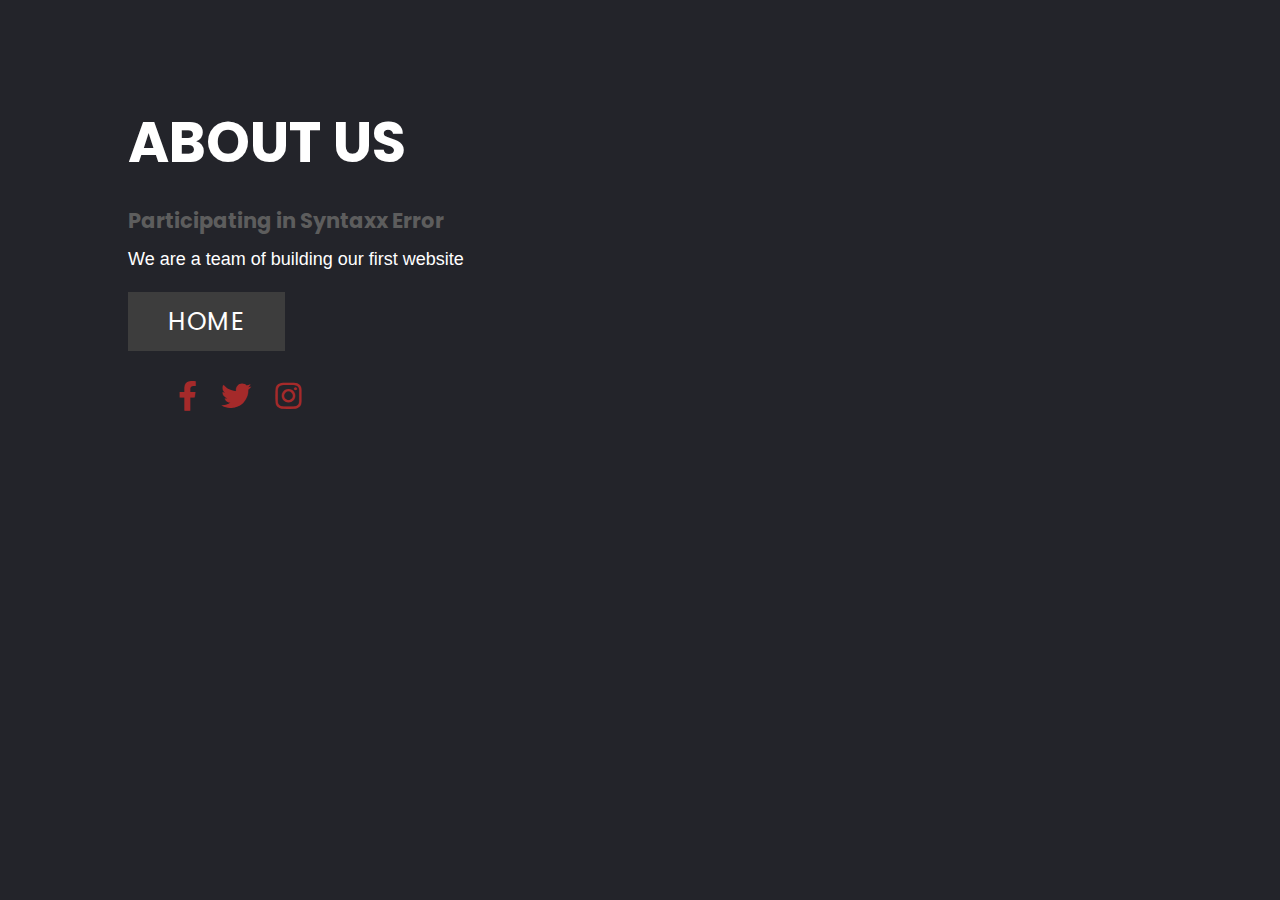
<file: about us page/aboutus.html>
<!DOCTYPE html>
<html>
<head>
	<title>About Us Section</title>
	<meta charset="utf-8">
	<meta name="viewport" content="width=device-width, initial-scale=1.0">
	<link rel="stylesheet" href="https://pro.fontawesome.com/releases/v5.10.0/css/all.css">
	<link rel="stylesheet" type="text/css" href="about1.css">
</head>	
<body>
   
    <!----content-->
	<div class="section">
		<div class="container">
			<div class="content-section">
				<div class="title">
					<h1>About Us</h1>
				</div>
				<div class="content">
					<h3>Participating in Syntaxx Error</h3>
                    <p>We are a team of building our first website</p>
                        <div class="button">
                            <a href="E:\todo\planner3\index.html">HOME</a>
                        </div>
                    </div>
                    <div class="social">
                        <a href=""><i class="fab fa-facebook-f"></i></a>
                        <a href=""><i class="fab fa-twitter"></i></a>
                        <a href=""><i class="fab fa-instagram"></i></a>
                    </div>
                </div>

            </div>
        </div>
    
        
    </body>
    </html>
</file>
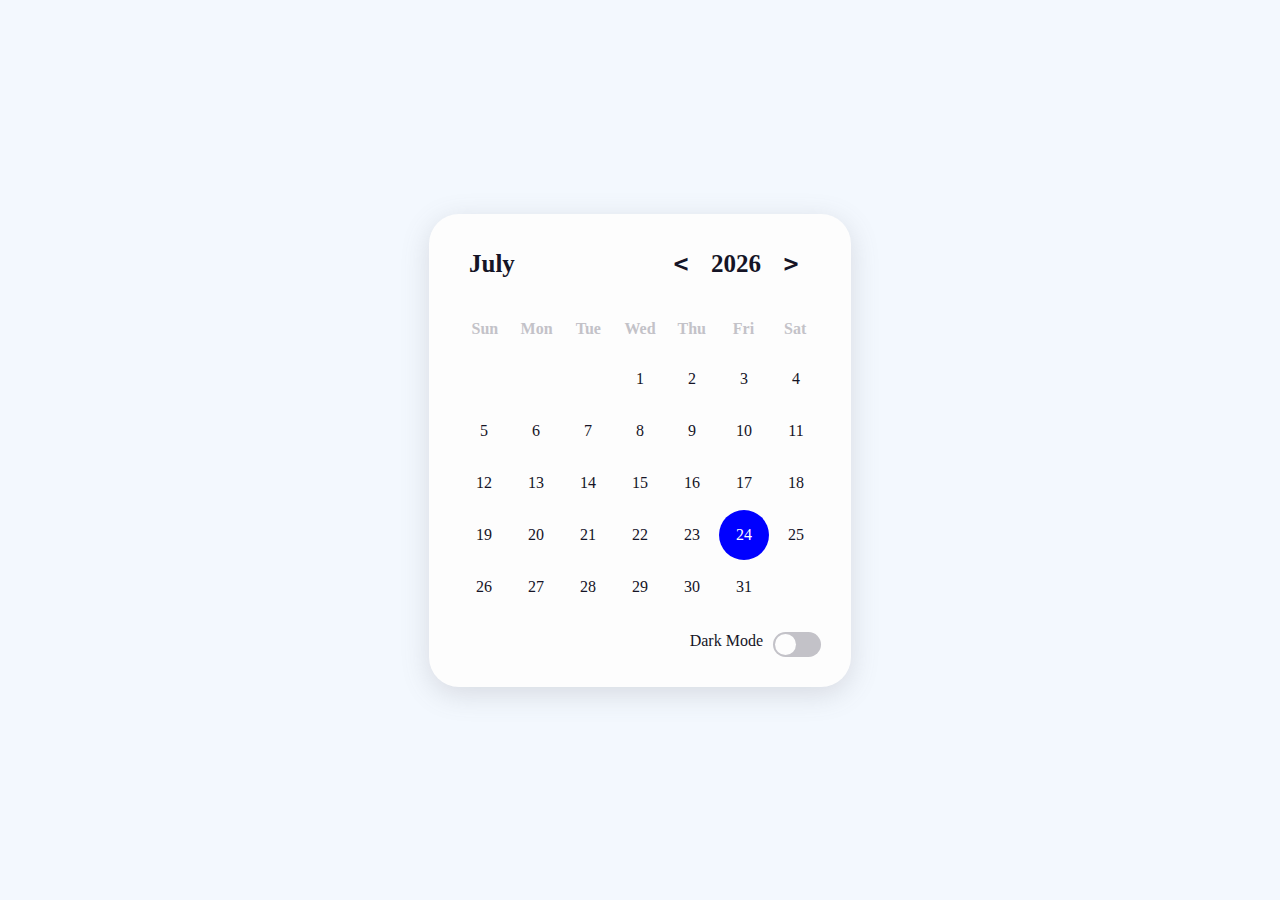
<file: calendar/demo2.html>
<!DOCTYPE html>
<html lang="en">

<head>
    <meta charset="UTF-8">
    <meta name="viewport" content="width=device-width, initial-scale=1.0">
    <title>
        Calendar
    </title>
    <link rel="stylesheet" href="demo.css">
</head>

<body class="light">

    <div class="calendar">
        <div class="calendar-header">
            <span class="month-picker" id="month-picker">February</span>
            <div class="year-picker">
                <span class="year-change" id="prev-year">
                    <pre><</pre>
                </span>
                <span id="year">2021</span>
                <span class="year-change" id="next-year">
                    <pre>></pre>
                </span>
            </div>
        </div>
        <div class="calendar-body">
            <div class="calendar-week-day">
                <div>Sun</div>
                <div>Mon</div>
                <div>Tue</div>
                <div>Wed</div>
                <div>Thu</div>
                <div>Fri</div>
                <div>Sat</div>
            </div>
            <div class="calendar-days"></div>
        </div>
        <div class="calendar-footer">
            <div class="toggle">
                <span>Dark Mode</span>
                <div class="dark-mode-switch">
                    <div class="dark-mode-switch-ident"></div>
                </div>
            </div>
        </div>
        <div class="month-list"></div>
    </div>

    <script src="demo1.js"></script>
</body>

</html>
</file>
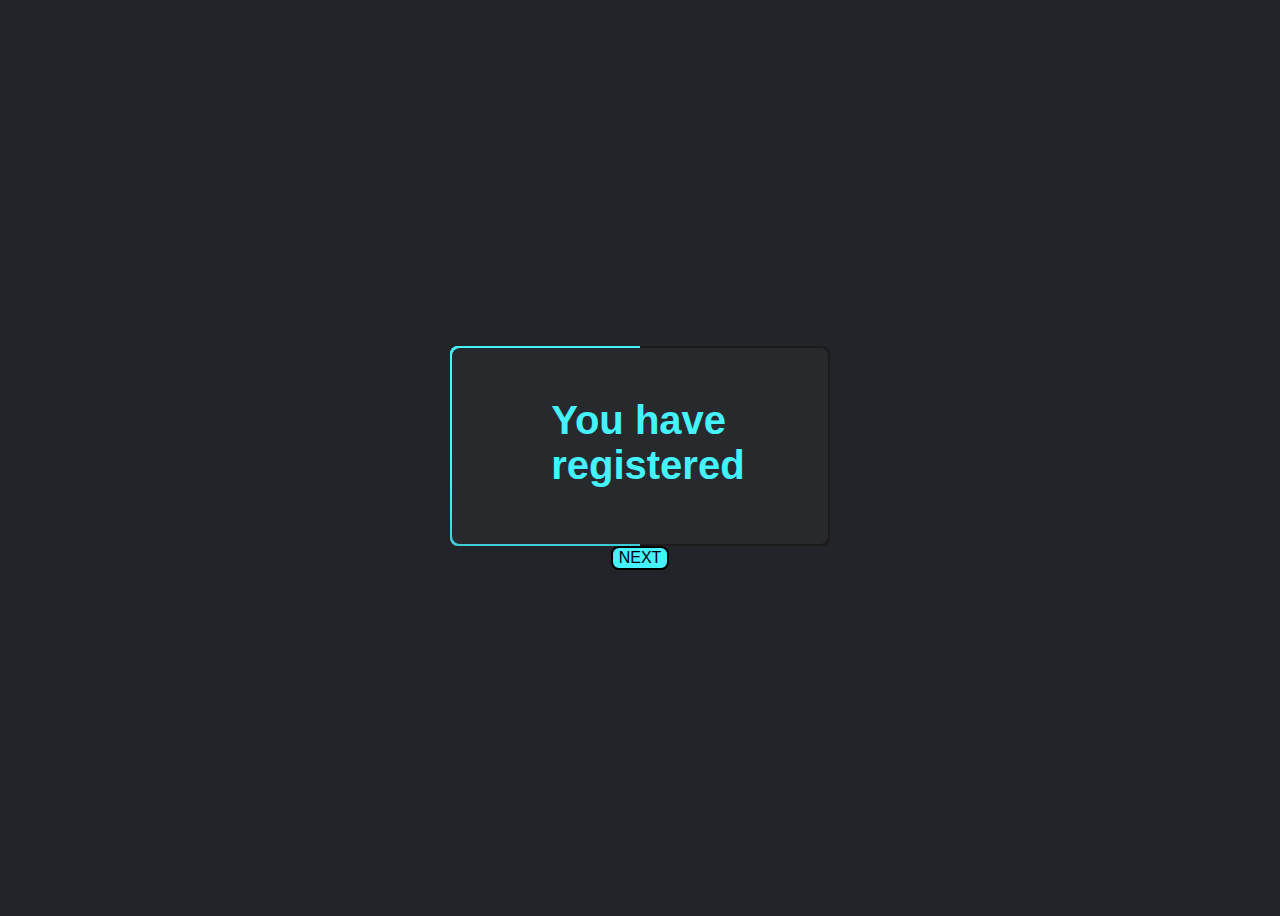
<file: registration page/next.html>
<!DOCTYPE html>
<html lang="en">
<head>
    <link rel="stylesheet" href="next.css">
    <meta charset="UTF-8">
    <meta http-equiv="X-UA-Compatible" content="IE=edge">
    <meta name="viewport" content="width=device-width, initial-scale=1.0">
    <title>signed up</title>
</head>
<body>
    <div class="box">
        <form>
            <div class="t">You have registered</div>
           </form>
        
    </div>
    <a href='E:\todo\planner3\task page\taskpage.html'>
        <button class="GFG">
            NEXT
        </button>
    </a>
</body>
</html>
</file>
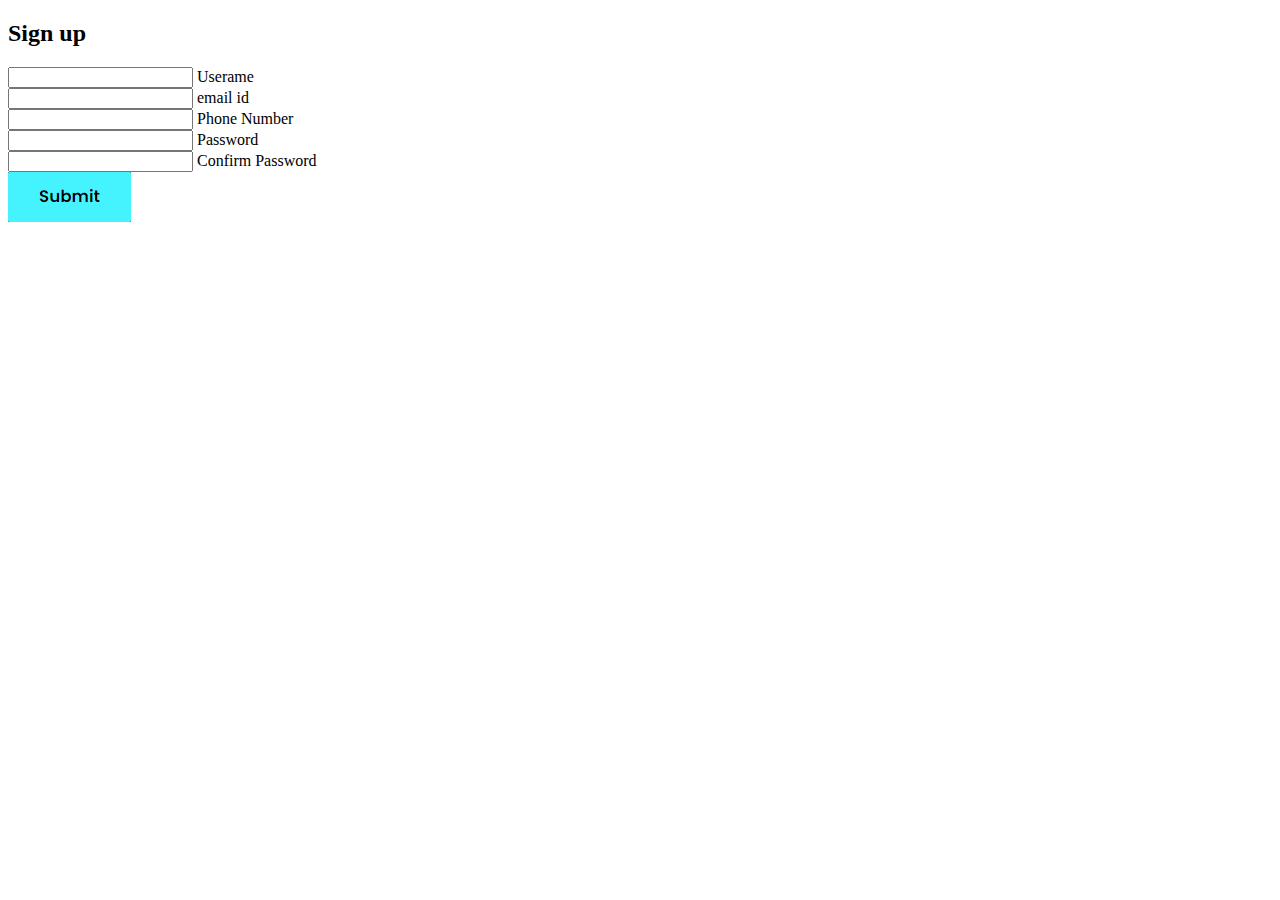
<file: registration page/signup.html>
<!DOCTYPE html>
<html lang="en">
<head>
	<meta charset="UTF-8">
	<title>Signup</title>
	<link rel="stylesheet" href="E:\todo\planner3\registration page\signup2.css">
</head>
<body>
	<div class="box">
		<form autocomplete="off">
			<h2>Sign up</h2>
			<div class="inputBox">
				<input type="text" required="required">
				<span>Userame</span>
				<i></i>
			</div>
			<div class="inputBox">
				<input type="email" required="required">
				<span>email id</span>
				<i></i>
			</div>
			<div class="inputBox">
				<input type="tel" required="required">
				<span>Phone Number</span>
				<i></i>
			</div>
			<div class="inputBox">
				<input type="password" required="required">
				<span>Password</span>
				<i></i>
			</div>
			<div class="inputBox">
				<input type="password" required="required">
				<span>Confirm Password</span>
				<i></i>
			</div>
			<a href="next.html"><img src="submit.png"></a>
		</form>
	</div>
</body>
</html>
</file>
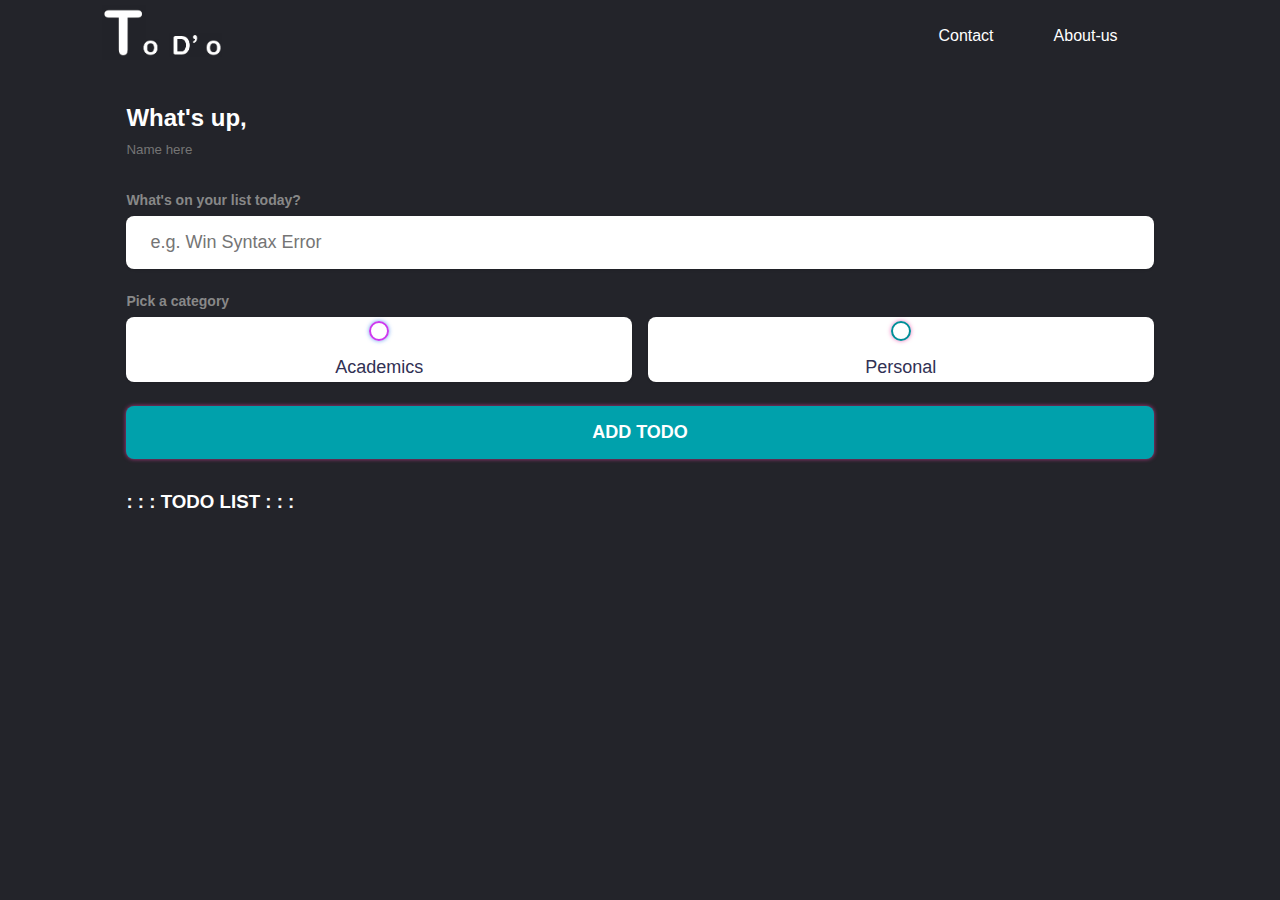
<file: task page/taskpage.html>
<!DOCTYPE html>
<html>
    <link rel="stylesheet" href="taskpage.css">
    <body>
        <div class = "container">
            <nav> 
                <a href="file:///E:/todo/planner3/index.html"><img src="logf.png" class="logo"></a>
                <ul>
                <li ><a href="E:\todo\planner3\contact page\contact.html">Contact</a></1i>
                <li ><a href="E:\todo\planner3\about us page\aboutus.html">About-us</a></1i>
                </ul>
                </nav>
               
		<section class="greeting">
			<h2 class="title">
				<span class="k">What's up,</span> <input type="text" id="name" placeholder="Name here" />
			</h2>
		</section>
		<section class="create-todo">
			<form id="new-todo-form">
				<h4>What's on your list today?</h4>
				<input 
					type="text" 
					placeholder="e.g. Win Syntax Error"
					name="content"
					id="content" />
				
				<h4>Pick a category</h4>
				<div class="options">
					<label>
						<input type="radio" name="category" id="category1" value="Academics" /> 
						<span class="bubble Academics"></span>
						<div>Academics</div>
					</label>
					<label>
						<input type="radio" name="category" id="category2" value="personal" />
						<span class="bubble personal"></span>
						<div>Personal</div>
					</label>
				</div>

				<input type="submit" value="Add todo" />
			</form>
		</section>
		<section class="todo-list">
			<h3>: : : TODO LIST : : :</h3>
			<div class="list" id="todo-list"></div>
		</section>
            </div>
	<script src="taskpage.js"></script>
        </div>
    </body>
</html>
</file>
<file: about us page/about1.css>
@import url('https://fonts.googleapis.com/css2?family=Poppins:wght@200;300;400&display=swap');
*{
	margin:0px;
	padding:0px;
	box-sizing: border-box;
	font-family: 'Poppins', sans-serif;
}
.section{
	width: 100%;
	min-height: 100vh;
	background-color: #23242a
	;
}

.container{
	width: 80%;
	display: block;
	margin:auto;
	padding-top: 100px;
}
.content-section{
	float: left;
	width: 55%;
}
.image-section{
	float: right;
	width: 40%;
}
.image-section img{
	width: 100%;
	height: auto;
}
.content-section .title{
	text-transform: uppercase;
	font-size: 28px;
	color:#fff;
}
.content-section .content h3{
	margin-top: 20px;
	color:#5d5d5d;
	font-size: 21px;
}
.content-section .content p{
	margin-top: 10px;
	font-family: sans-serif;
	font-size: 18px;
	line-height: 1.5;
	color: #fff;
}
.content-section .content .button{
	margin-top: 30px;
}
.content-section .content .button a{
	background-color: #3d3d3d;
	padding:12px 40px;
	text-decoration: none;
	color:#fff;
	font-size: 25px;
	letter-spacing: 1.5px;
}
.content-section .content .button a:hover{
	background-color: #a52a2a;
	color:#fff;
}
.content-section .social{
	margin: 40px 40px;
}
.content-section .social{
	margin: 40px 40px;
}
.content-section .social i{
	color:#a52a2a;
	font-size: 30px;
	padding:0px 10px;
}
.content-section .social i:hover{
	color:#3d3d3d;
}
@media screen and (max-width: 768px){
	.container{
	width: 80%;
	display: block;
	margin:auto;
	padding-top:50px;
}
.content-section{
	float:none;
	width:100%;
	display: block;
	margin:auto;
}
.image-section{
	float:none;
	width:100%;
	
}
.image-section img{
	width: 100%;
	height: auto;
	display: block;
	margin:auto;
}
.content-section .title{
	text-align: center;
	font-size: 19px;
}
.content-section .content .button{
	text-align: center;
}
.content-section .content .button a{
	padding:9px 30px;
}
.content-section .social{
	text-align: center;
}

}
</file>
<file: calendar/demo.css>
:root {
    --dark-body: #4d4c5a;
    --dark-main: #141529;
    --dark-second: #79788c;
    --dark-hover: #323048;
    --dark-text: #f8fbff;

    --light-body: #f3f8fe;
    --light-main: #fdfdfd;
    --light-second: #c3c2c8;
    --light-hover: #edf0f5;
    --light-text: #151426;

    --blue: #0000ff;
    --white: #fff;

    --shadow: rgba(100, 100, 111, 0.2) 0px 7px 29px 0px;

    --font-family: cursive;
}

.dark {
    --bg-body: var(--dark-body);
    --bg-main: var(--dark-main);
    --bg-second: var(--dark-second);
    --color-hover: var(--dark-hover);
    --color-txt: var(--dark-text);
}

.light {
    --bg-body: var(--light-body);
    --bg-main: var(--light-main);
    --bg-second: var(--light-second);
    --color-hover: var(--light-hover);
    --color-txt: var(--light-text);
}

* {
    padding: 0;
    margin: 0;
    box-sizing: border-box;
}

html,
body {
    height: 100vh;
    display: grid;
    place-items: center;
    font-family: var(--font-family);
    background-color: var(--bg-body);
}

.calendar {
    height: max-content;
    width: max-content;
    background-color: var(--bg-main);
    border-radius: 30px;
    padding: 20px;
    position: relative;
    overflow: hidden;
    /* transform: scale(1.25); */
}

.light .calendar {
    box-shadow: var(--shadow);
}

.calendar-header {
    display: flex;
    justify-content: space-between;
    align-items: center;
    font-size: 25px;
    font-weight: 600;
    color: var(--color-txt);
    padding: 10px;
}

.calendar-body {
    padding: 10px;
}

.calendar-week-day {
    height: 50px;
    display: grid;
    grid-template-columns: repeat(7, 1fr);
    font-weight: 600;
}

.calendar-week-day div {
    display: grid;
    place-items: center;
    color: var(--bg-second);
}

.calendar-days {
    display: grid;
    grid-template-columns: repeat(7, 1fr);
    gap: 2px;
    color: var(--color-txt);
}

.calendar-days div {
    width: 50px;
    height: 50px;
    display: flex;
    align-items: center;
    justify-content: center;
    padding: 5px;
    position: relative;
    cursor: pointer;
    animation: to-top 1s forwards;
    /* border-radius: 50%; */
}

.calendar-days div span {
    position: absolute;
}

.calendar-days div:hover span {
    transition: width 0.2s ease-in-out, height 0.2s ease-in-out;
}

.calendar-days div span:nth-child(1),
.calendar-days div span:nth-child(3) {
    width: 2px;
    height: 0;
    background-color: var(--color-txt);
}

.calendar-days div:hover span:nth-child(1),
.calendar-days div:hover span:nth-child(3) {
    height: 100%;
}

.calendar-days div span:nth-child(1) {
    bottom: 0;
    left: 0;
}

.calendar-days div span:nth-child(3) {
    top: 0;
    right: 0;
}

.calendar-days div span:nth-child(2),
.calendar-days div span:nth-child(4) {
    width: 0;
    height: 2px;
    background-color: var(--color-txt);
}

.calendar-days div:hover span:nth-child(2),
.calendar-days div:hover span:nth-child(4) {
    width: 100%;
}

.calendar-days div span:nth-child(2) {
    top: 0;
    left: 0;
}

.calendar-days div span:nth-child(4) {
    bottom: 0;
    right: 0;
}

.calendar-days div:hover span:nth-child(2) {
    transition-delay: 0.2s;
}

.calendar-days div:hover span:nth-child(3) {
    transition-delay: 0.4s;
}

.calendar-days div:hover span:nth-child(4) {
    transition-delay: 0.6s;
}

.calendar-days div.curr-date,
.calendar-days div.curr-date:hover {
    background-color: var(--blue);
    color: var(--white);
    border-radius: 50%;
}

.calendar-days div.curr-date span {
    display: none;
}

.month-picker {
    padding: 5px 10px;
    border-radius: 10px;
    cursor: pointer;
}

.month-picker:hover {
    background-color: var(--color-hover);
}

.year-picker {
    display: flex;
    align-items: center;
}

.year-change {
    height: 40px;
    width: 40px;
    border-radius: 50%;
    display: grid;
    place-items: center;
    margin: 0 10px;
    cursor: pointer;
}

.year-change:hover {
    background-color: var(--color-hover);
}

.calendar-footer {
    padding: 10px;
    display: flex;
    justify-content: flex-end;
    align-items: center;
}

.toggle {
    display: flex;
}

.toggle span {
    margin-right: 10px;
    color: var(--color-txt);
}

.dark-mode-switch {
    position: relative;
    width: 48px;
    height: 25px;
    border-radius: 14px;
    background-color: var(--bg-second);
    cursor: pointer;
}

.dark-mode-switch-ident {
    width: 21px;
    height: 21px;
    border-radius: 50%;
    background-color: var(--bg-main);
    position: absolute;
    top: 2px;
    left: 2px;
    transition: left 0.2s ease-in-out;
}

.dark .dark-mode-switch .dark-mode-switch-ident {
    top: 2px;
    left: calc(2px + 50%);
}

.month-list {
    position: absolute;
    width: 100%;
    height: 100%;
    top: 0;
    left: 0;
    background-color: var(--bg-main);
    padding: 20px;
    grid-template-columns: repeat(3, auto);
    gap: 5px;
    display: grid;
    transform: scale(1.5);
    visibility: hidden;
    pointer-events: none;
}

.month-list.show {
    transform: scale(1);
    visibility: visible;
    pointer-events: visible;
    transition: all 0.2s ease-in-out;
}

.month-list > div {
    display: grid;
    place-items: center;
}

.month-list > div > div {
    width: 100%;
    padding: 5px 20px;
    border-radius: 10px;
    text-align: center;
    cursor: pointer;
    color: var(--color-txt);
}

.month-list > div > div:hover {
    background-color: var(--color-hover);
}

@keyframes to-top {
    0% {
        transform: translateY(100%);
        opacity: 0;
    }
    100% {
        transform: translateY(0);
        opacity: 1;
    }
}
</file>
<file: registration page/next.css>
body 
{
	display: flex;
	justify-content: center;
	align-items: center;
	min-height: 100vh;
	flex-direction: column;
	background: #23242a;
}
form 
{
	position: absolute;
	inset: 2px;
	background: #28292d;
	padding: 50px 40px;
	border-radius: 8px;
	z-index: 2;
	display: flex;
	flex-direction: column;
}
.box 
{
	position: relative;
	width: 380px;
	height: 200px;
	background: #1c1c1c;
	border-radius: 8px;
	overflow: hidden;
}
.box::before 
{
	content: '';
	z-index: 1;
	position: absolute;
	top: -50%;
	left: -50%;
	width: 380px;
	height: 420px;
	transform-origin: bottom right;
	background: linear-gradient(0deg,transparent,#45f3ff,#45f3ff);
	animation: animate 6s linear infinite;
}
.box::after 
{
	content: '';
	z-index: 1;
	position: absolute;
	top: -50%;
	left: -50%;
	width: 380px;
	height: 420px;
	transform-origin: bottom right;
	background: linear-gradient(0deg,transparent,#45f3ff,#45f3ff);
	animation: animate 6s linear infinite;
	animation-delay: -3s;
}
@keyframes animate 
{
	0%
	{
		transform: rotate(0deg);
	}
	100%
	{
		transform: rotate(360deg);
	}
}
.t{
    padding-left: 20%;
    font-weight: 600;
    font-family:'poppins', sans-serif;
    font-size:40px;
    color:#45f3ff;
}
button{
    font-weight:300;
	font-size:1rem;
	top:20%;
	text-align:center;
	left:50px;
    background-color: #45f3ff;
    font-family:'poppins', sans-serif;
    border-radius:8px;
    border-style: solid;
}
</file>
<file: task page/taskpage.css>
*{
    margin: 0 ;
    padding:0;
    box-sizing: border-box;
    font-family: 'poppins',sans-serif;
	color:white
}
.title{
	color: #fff;
}
body{
    width:100%;
    height:100%;
    background-color: #23242a;
    background-size: cover;
    background-position: center;
    padding: 0 8%;
    position : relative;
}

.logo{
    width: 120px;
    cursor: pointer;
}

nav{
display: flex;
width: 100%;
align-items: center;
flex-wrap: wrap;
padding: 5px 0;
} 

nav ul{
    flex: 1;
    text-align: right;
    padding-right: 30px;
}

nav ul li{
    display:inline-block;
    list-style:none;
    margin: 10px 30px;
}
nav ul li a{
color: #fff;
text-decoration: none;
position:relative;
}
nav ul li a::after{  
  content: '';
  width: 0;
  height: 3px;
  position: absolute;
  bottom: -5px;
  left: 50%;
  transform: translateX(-50%);
  background: #fff; 
  transition :width 0.3s;
}
nav ul li a:hover::after{
    width: 50%;
}
input:not([type="radio"]):not([type="checkbox"]), button {
	appearance: none;
	border: none;
	outline: none;
	background: none;
	cursor: initial;
	width: 100% ;
	color: white;
}

section {
	margin-top: 2rem;
	margin-bottom: 2rem;
	padding-left: 1.5rem;
	padding-right: 1.5rem;
}

@keyframes back{
    100%
    {
        background-position: 2000px 0;
    }
}

h4 {
	color: #888;
	font-size: 0.875rem;
	font-weight: 700;
	margin-bottom: 0.5rem;
}

.create-todo input[type="text"] {
	display: block;
	width: 100%;
	font-size: 1.125rem;
	padding: 1rem 1.5rem;
	color: #313154;
	background-color: #FFF;
	border-radius: 0.5rem;
	box-shadow: 0 1px 3px rgba(0, 0, 0, 0.1);
	margin-bottom: 1.5rem;
}

.create-todo .options {
	display: grid;
	grid-template-columns: repeat(2, 1fr);
	grid-gap: 1rem;
	margin-bottom: 1.5rem;
}

.create-todo .options label {
	display: flex;
	flex-direction: column;
	align-items: center;
	justify-content: center;
	background-color: #FFF;
	padding: 1.5rem;
	box-shadow: 0 1px 3px rgba(0, 0, 0, 0.1);
	border-radius: 0.5rem;
	cursor: pointer;
}

.create-todo .options {
	display: grid;
	grid-template-columns: repeat(2, 1fr);
	grid-gap: 1rem;
	margin-bottom: 1.5rem;
}

.create-todo .options label {
	display: flex;
	flex-direction: column;
	align-items: center;
	justify-content: center;
	background-color: #FFF;
	padding: 4px;
	box-shadow: 0 1px 3px rgba(0, 0, 0, 0.1);;
	border-radius: 0.5rem;
	cursor: pointer;
}

input[type="radio"],
input[type="checkbox"] {
	display: none;
}


.bubble {
	display: flex;
	align-items: center;
	justify-content: center;
	width: 20px;
	height: 20px;
	border-radius: 999px;
	border: 2px solid #cc3aee;
	box-shadow: 0px 0px 4px rgba(58, 130, 238, 0.75);;
}

.bubble.personal {
	border-color: #008e98;
	box-shadow: 0px 0px 4px rgba(234, 64, 164, 0.75);
}

.bubble::after {
	content: '';
	display: block;
	opacity: 0;
	width: 0px;
	height: 0px;
	background-color:#cc3aee;
	box-shadow: 0px 0px 4px rgba(234, 64, 164, 0.75);
	border-radius: 999px;
	transition: 0.2s ease-in-out;
}

.bubble.personal::after {
	background-color:  #008e98;
	box-shadow: 0px 0px 4px rgba(234, 64, 164, 0.75);
}

input:checked ~ .bubble::after {
	width: 10px;
	height: 10px;
	opacity: 1;
}

.create-todo .options label div {
	color: #313154;
	font-size: 1.125rem;
	margin-top: 1rem;
}

.create-todo input[type="submit"] {
	display: block;
	width: 100%;
	font-size: 1.125rem;
	padding: 1rem 1.5rem;
	color: #FFF;
	font-weight: 700;
	text-transform: uppercase;
	background-color:#00a1ac;
	box-shadow: 0px 0px 4px rgba(234, 64, 164, 0.75);
	border-radius: 0.5rem;
	cursor: pointer;
	transition: 0.2s ease-out;
}

.create-todo input[type="submit"]:hover {
	opacity: 0.75;
    font-size: 24px;
}

.todo-list .list {
	margin: 1rem ;
}

.todo-list .todo-item {
	display: flex;
	align-items: center;
	background-color: #FFF;
	padding: 1rem;
	border-radius: 0.5rem;
	box-shadow: 0 1px 3px rgba(0, 0, 0, 0.1);
	margin-bottom: 1rem;
}

.todo-item label {
	display: block;
	margin-right: 1rem;
	cursor: pointer;
}

.todo-item .todo-content {
	flex: 1 1 0%;
}


.todo-item .todo-content input {
	color:#313154;
	font-size: 1.125rem;
}

.todo-item .actions {
	display: flex;
	align-items: center;
}

.todo-item .actions button {
	display: block;
	padding: 0.5rem;
	border-radius: 0.25rem;
	color: #FFF;
	cursor: pointer;
	transition: 0.2s ease-in-out;
}

.todo-item .actions button:hover {
	opacity: 0.75;
}

.todo-item .actions .edit {
	margin-right: 0.5rem;
	background-color: #008e98;
}

.todo-item .actions .delete {
	background-color: #ff5b57;
}

.todo-item.done .todo-content input {
	text-decoration: line-through;
	color: #888;
}
</file>
